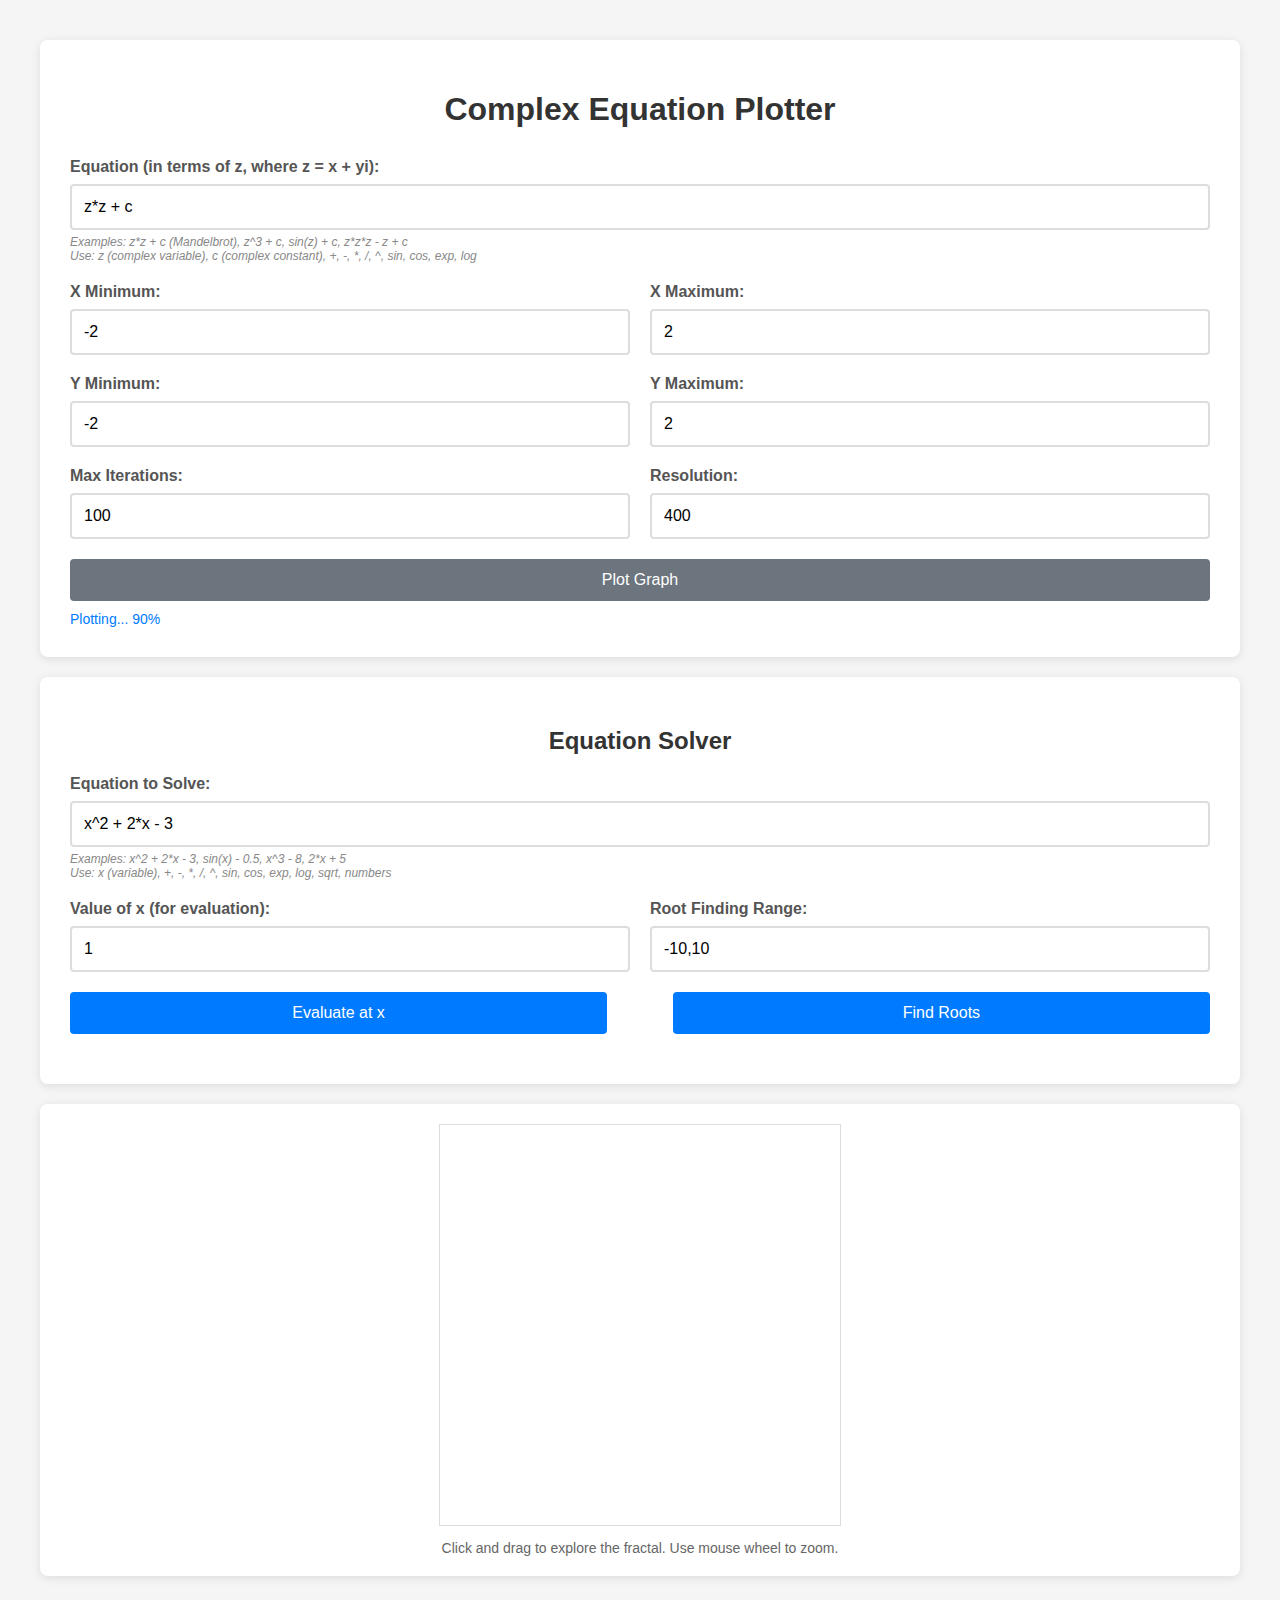
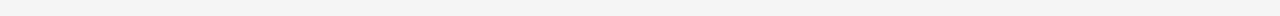
<file: mini_projects/complex-equation-plotter/index.html>
<!DOCTYPE html>
<html lang="en">
<head>
    <meta charset="UTF-8">
    <meta name="viewport" content="width=device-width, initial-scale=1.0">
    <title>Complex Equation Plotter</title>
    <style>
        body {
            font-family: Arial, sans-serif;
            margin: 20px auto;
            padding: 20px;
            background-color: #f5f5f5;
            max-width: 1200px;
        }

        .container {
            background-color: white;
            padding: 30px;
            border-radius: 8px;
            box-shadow: 0 2px 10px rgba(0, 0, 0, 0.1);
            margin-bottom: 20px;
        }

        h1 {
            color: #333;
            text-align: center;
            margin-bottom: 30px;
        }

        .form-group {
            margin-bottom: 20px;
        }

        .input-row {
            display: flex;
            gap: 20px;
            margin-bottom: 20px;
        }

        .input-row .input-group {
            flex: 1;
        }

        label {
            display: block;
            margin-bottom: 8px;
            font-weight: bold;
            color: #555;
        }

        input[type="text"], input[type="number"] {
            width: 100%;
            padding: 12px;
            border: 2px solid #ddd;
            border-radius: 4px;
            font-size: 16px;
            box-sizing: border-box;
        }

        input[type="text"]:focus, input[type="number"]:focus {
            outline: none;
            border-color: #007bff;
        }

        button {
            background-color: #007bff;
            color: white;
            padding: 12px 24px;
            border: none;
            border-radius: 4px;
            font-size: 16px;
            cursor: pointer;
            width: 100%;
            transition: background-color 0.3s;
        }

        button:hover {
            background-color: #0056b3;
        }

        button:disabled {
            background-color: #6c757d;
            cursor: not-allowed;
        }

        .canvas-container {
            background-color: white;
            padding: 20px;
            border-radius: 8px;
            box-shadow: 0 2px 10px rgba(0, 0, 0, 0.1);
            text-align: center;
        }

        canvas {
            border: 1px solid #ddd;
            max-width: 100%;
        }

        .info {
            font-size: 14px;
            color: #666;
            margin-top: 10px;
        }

        .equation-help {
            font-size: 12px;
            color: #888;
            margin-top: 5px;
            font-style: italic;
        }

        .progress {
            margin-top: 10px;
            font-size: 14px;
            color: #007bff;
        }
    </style>
</head>
<body>
    <div class="container">
        <h1>Complex Equation Plotter</h1>

        <div class="form-group">
            <label for="equation">Equation (in terms of z, where z = x + yi):</label>
            <input type="text" id="equation" placeholder="z^2 + c" value="z*z + c">
            <div class="equation-help">
                Examples: z*z + c (Mandelbrot), z^3 + c, sin(z) + c, z*z*z - z + c
                <br>Use: z (complex variable), c (complex constant), +, -, *, /, ^, sin, cos, exp, log
            </div>
        </div>

        <div class="input-row">
            <div class="input-group">
                <label for="xMin">X Minimum:</label>
                <input type="number" id="xMin" step="0.1" value="-2">
            </div>
            <div class="input-group">
                <label for="xMax">X Maximum:</label>
                <input type="number" id="xMax" step="0.1" value="2">
            </div>
        </div>

        <div class="input-row">
            <div class="input-group">
                <label for="yMin">Y Minimum:</label>
                <input type="number" id="yMin" step="0.1" value="-2">
            </div>
            <div class="input-group">
                <label for="yMax">Y Maximum:</label>
                <input type="number" id="yMax" step="0.1" value="2">
            </div>
        </div>

        <div class="input-row">
            <div class="input-group">
                <label for="maxIterations">Max Iterations:</label>
                <input type="number" id="maxIterations" min="10" max="1000" value="100">
            </div>
            <div class="input-group">
                <label for="resolution">Resolution:</label>
                <input type="number" id="resolution" min="100" max="1000" value="400">
            </div>
        </div>

        <button id="plotButton" onclick="plotGraph()">Plot Graph</button>
        <div id="progress" class="progress"></div>
    </div>

    <div class="container">
        <h2 style="color: #333; text-align: center; margin-bottom: 20px;">Equation Solver</h2>

        <div class="form-group">
            <label for="solverEquation">Equation to Solve:</label>
            <input type="text" id="solverEquation" placeholder="x^2 + 2*x - 3" value="x^2 + 2*x - 3">
            <div class="equation-help">
                Examples: x^2 + 2*x - 3, sin(x) - 0.5, x^3 - 8, 2*x + 5
                <br>Use: x (variable), +, -, *, /, ^, sin, cos, exp, log, sqrt, numbers
            </div>
        </div>

        <div class="input-row">
            <div class="input-group">
                <label for="solverX">Value of x (for evaluation):</label>
                <input type="number" id="solverX" step="0.1" value="1">
            </div>
            <div class="input-group">
                <label for="rootFindingRange">Root Finding Range:</label>
                <input type="text" id="rootFindingRange" placeholder="-10 to 10" value="-10,10">
            </div>
        </div>

        <div class="input-row">
            <button id="evaluateButton" onclick="evaluateEquation()" style="width: 48%; margin-right: 4%;">Evaluate at x</button>
            <button id="solveButton" onclick="solveEquation()" style="width: 48%;">Find Roots</button>
        </div>

        <div id="solverResults" style="margin-top: 20px; padding: 15px; background-color: #f8f9fa; border-radius: 4px; border-left: 4px solid #007bff; display: none;">
            <h4 style="margin-top: 0; color: #333;">Results:</h4>
            <div id="resultsContent"></div>
        </div>
    </div>

    <div class="canvas-container">
        <canvas id="canvas" width="800" height="600"></canvas>
        <div class="info">
            Click and drag to explore the fractal. Use mouse wheel to zoom.
        </div>
    </div>

    <script>
        // Complex number class
        class Complex {
            constructor(real, imag) {
                this.real = real || 0;
                this.imag = imag || 0;
            }

            add(other) {
                return new Complex(this.real + other.real, this.imag + other.imag);
            }

            subtract(other) {
                return new Complex(this.real - other.real, this.imag - other.imag);
            }

            multiply(other) {
                return new Complex(
                    this.real * other.real - this.imag * other.imag,
                    this.real * other.imag + this.imag * other.real
                );
            }

            divide(other) {
                const denom = other.real * other.real + other.imag * other.imag;
                return new Complex(
                    (this.real * other.real + this.imag * other.imag) / denom,
                    (this.imag * other.real - this.real * other.imag) / denom
                );
            }

            power(n) {
                if (n === 0) return new Complex(1, 0);
                if (n === 1) return new Complex(this.real, this.imag);
                if (n === 2) return this.multiply(this);

                // For higher powers, use polar form
                const r = Math.sqrt(this.real * this.real + this.imag * this.imag);
                const theta = Math.atan2(this.imag, this.real);
                const newR = Math.pow(r, n);
                const newTheta = n * theta;

                return new Complex(
                    newR * Math.cos(newTheta),
                    newR * Math.sin(newTheta)
                );
            }

            sin() {
                return new Complex(
                    Math.sin(this.real) * Math.cosh(this.imag),
                    Math.cos(this.real) * Math.sinh(this.imag)
                );
            }

            cos() {
                return new Complex(
                    Math.cos(this.real) * Math.cosh(this.imag),
                    -Math.sin(this.real) * Math.sinh(this.imag)
                );
            }

            exp() {
                const expReal = Math.exp(this.real);
                return new Complex(
                    expReal * Math.cos(this.imag),
                    expReal * Math.sin(this.imag)
                );
            }

            log() {
                const r = Math.sqrt(this.real * this.real + this.imag * this.imag);
                const theta = Math.atan2(this.imag, this.real);
                return new Complex(Math.log(r), theta);
            }

            magnitude() {
                return Math.sqrt(this.real * this.real + this.imag * this.imag);
            }
        }

        // Enhanced equation parser and evaluator using EquationSolver approach
        class ComplexEquationEvaluator {
            constructor(equation) {
                this.equation = equation.toLowerCase().replace(/\s/g, '');
                this.parsedExpression = this.parseExpression(this.equation);
            }

            parseExpression(expr) {
                // Parse the expression into tokens that can be evaluated with complex numbers
                try {
                    // Replace mathematical functions and operators
                    let processedExpr = expr
                        .replace(/\^/g, '**')
                        .replace(/sin/g, 'SIN')
                        .replace(/cos/g, 'COS')
                        .replace(/exp/g, 'EXP')
                        .replace(/log/g, 'LOG')
                        .replace(/sqrt/g, 'SQRT')
                        .replace(/abs/g, 'ABS')
                        .replace(/pi/g, 'PI')
                        .replace(/e/g, 'E');

                    return processedExpr;
                } catch (error) {
                    return 'z*z + c'; // fallback
                }
            }

            evaluate(z, c) {
                try {
                    return this.evaluateComplexExpression(this.parsedExpression, z, c);
                } catch (e) {
                    // Fallback to Mandelbrot set
                    return z.multiply(z).add(c);
                }
            }

            evaluateComplexExpression(expr, z, c) {
                // Handle basic patterns first for performance
                if (expr === 'z*z + c' || expr === 'z**2 + c') {
                    return z.multiply(z).add(c);
                } else if (expr === 'z*z*z + c' || expr === 'z**3 + c') {
                    return z.multiply(z).multiply(z).add(c);
                } else if (expr === 'z*z*z*z + c' || expr === 'z**4 + c') {
                    return z.multiply(z).multiply(z).multiply(z).add(c);
                } else if (expr === 'z*z*z - z + c') {
                    return z.multiply(z).multiply(z).subtract(z).add(c);
                } else if (expr === 'z*z - z + c') {
                    return z.multiply(z).subtract(z).add(c);
                } else if (expr === 'z*z + z + c') {
                    return z.multiply(z).add(z).add(c);
                } else if (expr === 'z*z*z + z + c') {
                    return z.multiply(z).multiply(z).add(z).add(c);
                } else if (expr.includes('SIN(z)') && expr.includes('+ c')) {
                    return z.sin().add(c);
                } else if (expr.includes('COS(z)') && expr.includes('+ c')) {
                    return z.cos().add(c);
                } else if (expr.includes('EXP(z)') && expr.includes('+ c')) {
                    return z.exp().add(c);
                } else if (expr.includes('LOG(z)') && expr.includes('+ c')) {
                    return z.log().add(c);
                } else if (expr === 'z + c') {
                    return z.add(c);
                } else if (expr === 'z*z' || expr === 'z**2') {
                    return z.multiply(z);
                } else if (expr === 'z*z*z' || expr === 'z**3') {
                    return z.multiply(z).multiply(z);
                } else {
                    // Try to parse more complex expressions
                    return this.parseComplexExpression(expr, z, c);
                }
            }

            parseComplexExpression(expr, z, c) {
                // More advanced parsing for complex expressions
                try {
                    // Handle powers like z^n
                    if (expr.match(/z\*\*(\d+)/)) {
                        const power = parseInt(expr.match(/z\*\*(\d+)/)[1]);
                        let result = new Complex(1, 0);
                        for (let i = 0; i < power; i++) {
                            result = result.multiply(z);
                        }

                        // Check if we need to add c
                        if (expr.includes('+ c')) {
                            result = result.add(c);
                        } else if (expr.includes('- c')) {
                            result = result.subtract(c);
                        }
                        return result;
                    }

                    // Handle trigonometric functions
                    if (expr.includes('SIN(z)')) {
                        let result = z.sin();
                        if (expr.includes('+ c')) {
                            result = result.add(c);
                        } else if (expr.includes('- c')) {
                            result = result.subtract(c);
                        }
                        return result;
                    }

                    if (expr.includes('COS(z)')) {
                        let result = z.cos();
                        if (expr.includes('+ c')) {
                            result = result.add(c);
                        } else if (expr.includes('- c')) {
                            result = result.subtract(c);
                        }
                        return result;
                    }

                    if (expr.includes('EXP(z)')) {
                        let result = z.exp();
                        if (expr.includes('+ c')) {
                            result = result.add(c);
                        } else if (expr.includes('- c')) {
                            result = result.subtract(c);
                        }
                        return result;
                    }

                    if (expr.includes('LOG(z)')) {
                        let result = z.log();
                        if (expr.includes('+ c')) {
                            result = result.add(c);
                        } else if (expr.includes('- c')) {
                            result = result.subtract(c);
                        }
                        return result;
                    }

                    // Handle combinations like z^2 + z + c
                    if (expr.includes('z**2') && expr.includes('z') && !expr.includes('z**2')) {
                        let result = z.multiply(z);
                        if (expr.includes('+ z')) {
                            result = result.add(z);
                        } else if (expr.includes('- z')) {
                            result = result.subtract(z);
                        }
                        if (expr.includes('+ c')) {
                            result = result.add(c);
                        } else if (expr.includes('- c')) {
                            result = result.subtract(c);
                        }
                        return result;
                    }

                    // Default fallback
                    return z.multiply(z).add(c);
                } catch (e) {
                    return z.multiply(z).add(c);
                }
            }
        }

        let canvas, ctx;
        let currentBounds = { xMin: -2, xMax: 2, yMin: -2, yMax: 2 };
        let isPlotting = false;

        function initCanvas() {
            canvas = document.getElementById('canvas');
            ctx = canvas.getContext('2d');

            // Add mouse interaction
            let isDragging = false;
            let lastX, lastY;

            canvas.addEventListener('mousedown', (e) => {
                isDragging = true;
                lastX = e.offsetX;
                lastY = e.offsetY;
            });

            canvas.addEventListener('mousemove', (e) => {
                if (isDragging) {
                    const dx = e.offsetX - lastX;
                    const dy = e.offsetY - lastY;

                    const xRange = currentBounds.xMax - currentBounds.xMin;
                    const yRange = currentBounds.yMax - currentBounds.yMin;

                    const xShift = -(dx / canvas.width) * xRange;
                    const yShift = (dy / canvas.height) * yRange;

                    currentBounds.xMin += xShift;
                    currentBounds.xMax += xShift;
                    currentBounds.yMin += yShift;
                    currentBounds.yMax += yShift;

                    lastX = e.offsetX;
                    lastY = e.offsetY;

                    plotGraph();
                }
            });

            canvas.addEventListener('mouseup', () => {
                isDragging = false;
            });

            canvas.addEventListener('wheel', (e) => {
                e.preventDefault();
                const zoomFactor = e.deltaY > 0 ? 1.1 : 0.9;

                const centerX = (currentBounds.xMin + currentBounds.xMax) / 2;
                const centerY = (currentBounds.yMin + currentBounds.yMax) / 2;

                const xRange = (currentBounds.xMax - currentBounds.xMin) * zoomFactor;
                const yRange = (currentBounds.yMax - currentBounds.yMin) * zoomFactor;

                currentBounds.xMin = centerX - xRange / 2;
                currentBounds.xMax = centerX + xRange / 2;
                currentBounds.yMin = centerY - yRange / 2;
                currentBounds.yMax = centerY + yRange / 2;

                plotGraph();
            });
        }

        function escapeTime(c, equation, maxIterations) {
            let z = new Complex(0, 0);

            for (let i = 0; i < maxIterations; i++) {
                if (z.magnitude() > 2) {
                    return i;
                }
                z = equation.evaluate(z, c);
            }

            return maxIterations;
        }

        function getColor(iterations, maxIterations) {
            if (iterations === maxIterations) {
                return [0, 0, 0]; // Black for points in the set
            }

            // Create colorful gradient
            const t = iterations / maxIterations;
            const r = Math.floor(255 * (0.5 + 0.5 * Math.sin(3 * Math.PI * t)));
            const g = Math.floor(255 * (0.5 + 0.5 * Math.sin(3 * Math.PI * t + 2 * Math.PI / 3)));
            const b = Math.floor(255 * (0.5 + 0.5 * Math.sin(3 * Math.PI * t + 4 * Math.PI / 3)));

            return [r, g, b];
        }

        async function plotGraph() {
            if (isPlotting) return;

            const equation = document.getElementById('equation').value;
            const xMin = parseFloat(document.getElementById('xMin').value);
            const xMax = parseFloat(document.getElementById('xMax').value);
            const yMin = parseFloat(document.getElementById('yMin').value);
            const yMax = parseFloat(document.getElementById('yMax').value);
            const maxIterations = parseInt(document.getElementById('maxIterations').value);
            const resolution = parseInt(document.getElementById('resolution').value);

            // Validate inputs
            if (xMin >= xMax || yMin >= yMax) {
                alert('Invalid bounds: minimum values must be less than maximum values');
                return;
            }

            isPlotting = true;
            document.getElementById('plotButton').disabled = true;
            document.getElementById('progress').textContent = 'Plotting...';

            // Update current bounds if not dragging
            if (currentBounds.xMin === -2 && currentBounds.xMax === 2) {
                currentBounds = { xMin, xMax, yMin, yMax };
            }

            const evaluator = new ComplexEquationEvaluator(equation);

            // Set canvas size
            canvas.width = resolution;
            canvas.height = resolution;

            const imageData = ctx.createImageData(resolution, resolution);
            const data = imageData.data;

            const xStep = (currentBounds.xMax - currentBounds.xMin) / resolution;
            const yStep = (currentBounds.yMax - currentBounds.yMin) / resolution;

            let completed = 0;
            const total = resolution * resolution;

            // Process in chunks to avoid blocking the UI
            const chunkSize = 1000;
            let pixelIndex = 0;

            function processChunk() {
                const endIndex = Math.min(pixelIndex + chunkSize, total);

                for (let i = pixelIndex; i < endIndex; i++) {
                    const x = i % resolution;
                    const y = Math.floor(i / resolution);

                    const real = currentBounds.xMin + x * xStep;
                    const imag = currentBounds.yMax - y * yStep; // Flip Y axis

                    const c = new Complex(real, imag);
                    const iterations = escapeTime(c, evaluator, maxIterations);
                    const color = getColor(iterations, maxIterations);

                    const dataIndex = (y * resolution + x) * 4;
                    data[dataIndex] = color[0];     // Red
                    data[dataIndex + 1] = color[1]; // Green
                    data[dataIndex + 2] = color[2]; // Blue
                    data[dataIndex + 3] = 255;      // Alpha
                }

                completed += (endIndex - pixelIndex);
                pixelIndex = endIndex;

                // Update progress
                const progress = Math.floor((completed / total) * 100);
                document.getElementById('progress').textContent = `Plotting... ${progress}%`;

                if (pixelIndex < total) {
                    setTimeout(processChunk, 1); // Continue processing
                } else {
                    // Finished
                    ctx.putImageData(imageData, 0, 0);
                    document.getElementById('progress').textContent = 'Complete!';
                    document.getElementById('plotButton').disabled = false;
                    isPlotting = false;

                    setTimeout(() => {
                        document.getElementById('progress').textContent = '';
                    }, 2000);
                }
            }

            processChunk();
        }

        // Equation Solver Functions
        class EquationSolver {
            constructor() {
                this.variables = {};
            }

            // Parse and evaluate mathematical expressions
            evaluateExpression(expr, x) {
                try {
                    // Replace mathematical functions and operators
                    let processedExpr = expr.toLowerCase()
                        .replace(/\s/g, '')
                        .replace(/\^/g, '**')
                        .replace(/sin/g, 'Math.sin')
                        .replace(/cos/g, 'Math.cos')
                        .replace(/tan/g, 'Math.tan')
                        .replace(/exp/g, 'Math.exp')
                        .replace(/log/g, 'Math.log')
                        .replace(/sqrt/g, 'Math.sqrt')
                        .replace(/abs/g, 'Math.abs')
                        .replace(/pi/g, 'Math.PI')
                        .replace(/e/g, 'Math.E');

                    // Replace x with the actual value
                    processedExpr = processedExpr.replace(/x/g, `(${x})`);

                    // Evaluate the expression safely
                    return Function('"use strict"; return (' + processedExpr + ')')();
                } catch (error) {
                    throw new Error(`Invalid expression: ${error.message}`);
                }
            }

            // Find roots using the bisection method
            findRoots(expr, rangeStart, rangeEnd, tolerance = 0.0001, maxIterations = 1000) {
                const roots = [];
                const step = 0.1;

                // Scan for sign changes to find approximate root locations
                for (let x = rangeStart; x < rangeEnd; x += step) {
                    try {
                        const y1 = this.evaluateExpression(expr, x);
                        const y2 = this.evaluateExpression(expr, x + step);

                        // Check for sign change (potential root)
                        if (y1 * y2 < 0) {
                            const root = this.bisectionMethod(expr, x, x + step, tolerance, maxIterations);
                            if (root !== null && !roots.some(r => Math.abs(r - root) < tolerance * 10)) {
                                roots.push(root);
                            }
                        }
                        // Check for exact zero
                        else if (Math.abs(y1) < tolerance) {
                            if (!roots.some(r => Math.abs(r - x) < tolerance * 10)) {
                                roots.push(x);
                            }
                        }
                    } catch (error) {
                        // Skip points where function is undefined
                        continue;
                    }
                }

                return roots.sort((a, b) => a - b);
            }

            // Bisection method for root finding
            bisectionMethod(expr, a, b, tolerance, maxIterations) {
                try {
                    let fa = this.evaluateExpression(expr, a);
                    let fb = this.evaluateExpression(expr, b);

                    if (fa * fb > 0) {
                        return null; // No root in this interval
                    }

                    for (let i = 0; i < maxIterations; i++) {
                        const c = (a + b) / 2;
                        const fc = this.evaluateExpression(expr, c);

                        if (Math.abs(fc) < tolerance || Math.abs(b - a) < tolerance) {
                            return c;
                        }

                        if (fa * fc < 0) {
                            b = c;
                            fb = fc;
                        } else {
                            a = c;
                            fa = fc;
                        }
                    }

                    return (a + b) / 2;
                } catch (error) {
                    return null;
                }
            }
        }

        const solver = new EquationSolver();

        function evaluateEquation() {
            try {
                const equation = document.getElementById('solverEquation').value;
                const xValue = parseFloat(document.getElementById('solverX').value);

                if (!equation.trim()) {
                    throw new Error('Please enter an equation');
                }

                if (isNaN(xValue)) {
                    throw new Error('Please enter a valid x value');
                }

                const result = solver.evaluateExpression(equation, xValue);

                document.getElementById('solverResults').style.display = 'block';
                document.getElementById('resultsContent').innerHTML = `
                    <p><strong>Equation:</strong> ${equation}</p>
                    <p><strong>At x = ${xValue}:</strong></p>
                    <p><strong>Result:</strong> ${result.toFixed(6)}</p>
                `;
            } catch (error) {
                document.getElementById('solverResults').style.display = 'block';
                document.getElementById('resultsContent').innerHTML = `
                    <p style="color: #dc3545;"><strong>Error:</strong> ${error.message}</p>
                `;
            }
        }

        function solveEquation() {
            try {
                const equation = document.getElementById('solverEquation').value;
                const rangeInput = document.getElementById('rootFindingRange').value;

                if (!equation.trim()) {
                    throw new Error('Please enter an equation');
                }

                // Parse range input
                let rangeStart = -10, rangeEnd = 10;
                if (rangeInput.trim()) {
                    const rangeParts = rangeInput.split(',').map(s => s.trim());
                    if (rangeParts.length === 2) {
                        rangeStart = parseFloat(rangeParts[0]);
                        rangeEnd = parseFloat(rangeParts[1]);

                        if (isNaN(rangeStart) || isNaN(rangeEnd)) {
                            throw new Error('Invalid range format. Use: -10,10');
                        }

                        if (rangeStart >= rangeEnd) {
                            throw new Error('Range start must be less than range end');
                        }
                    } else {
                        throw new Error('Invalid range format. Use: -10,10');
                    }
                }

                document.getElementById('solverResults').style.display = 'block';
                document.getElementById('resultsContent').innerHTML = `
                    <p><strong>Finding roots for:</strong> ${equation}</p>
                    <p><strong>Searching in range:</strong> [${rangeStart}, ${rangeEnd}]</p>
                    <p>Calculating...</p>
                `;

                // Use setTimeout to allow UI to update
                setTimeout(() => {
                    try {
                        const roots = solver.findRoots(equation, rangeStart, rangeEnd);

                        let resultsHtml = `
                            <p><strong>Equation:</strong> ${equation}</p>
                            <p><strong>Search Range:</strong> [${rangeStart}, ${rangeEnd}]</p>
                        `;

                        if (roots.length === 0) {
                            resultsHtml += `<p><strong>No roots found</strong> in the specified range.</p>`;
                        } else {
                            resultsHtml += `<p><strong>Found ${roots.length} root(s):</strong></p><ul>`;
                            roots.forEach((root, index) => {
                                const verification = solver.evaluateExpression(equation, root);
                                resultsHtml += `<li>x ≈ ${root.toFixed(6)} (f(x) ≈ ${verification.toFixed(8)})</li>`;
                            });
                            resultsHtml += `</ul>`;
                        }

                        document.getElementById('resultsContent').innerHTML = resultsHtml;
                    } catch (error) {
                        document.getElementById('resultsContent').innerHTML = `
                            <p style="color: #dc3545;"><strong>Error:</strong> ${error.message}</p>
                        `;
                    }
                }, 100);

            } catch (error) {
                document.getElementById('solverResults').style.display = 'block';
                document.getElementById('resultsContent').innerHTML = `
                    <p style="color: #dc3545;"><strong>Error:</strong> ${error.message}</p>
                `;
            }
        }

        // Initialize when page loads
        window.addEventListener('load', () => {
            initCanvas();
            plotGraph(); // Plot default Mandelbrot set
        });
    </script>
</body>
</html>
</file>
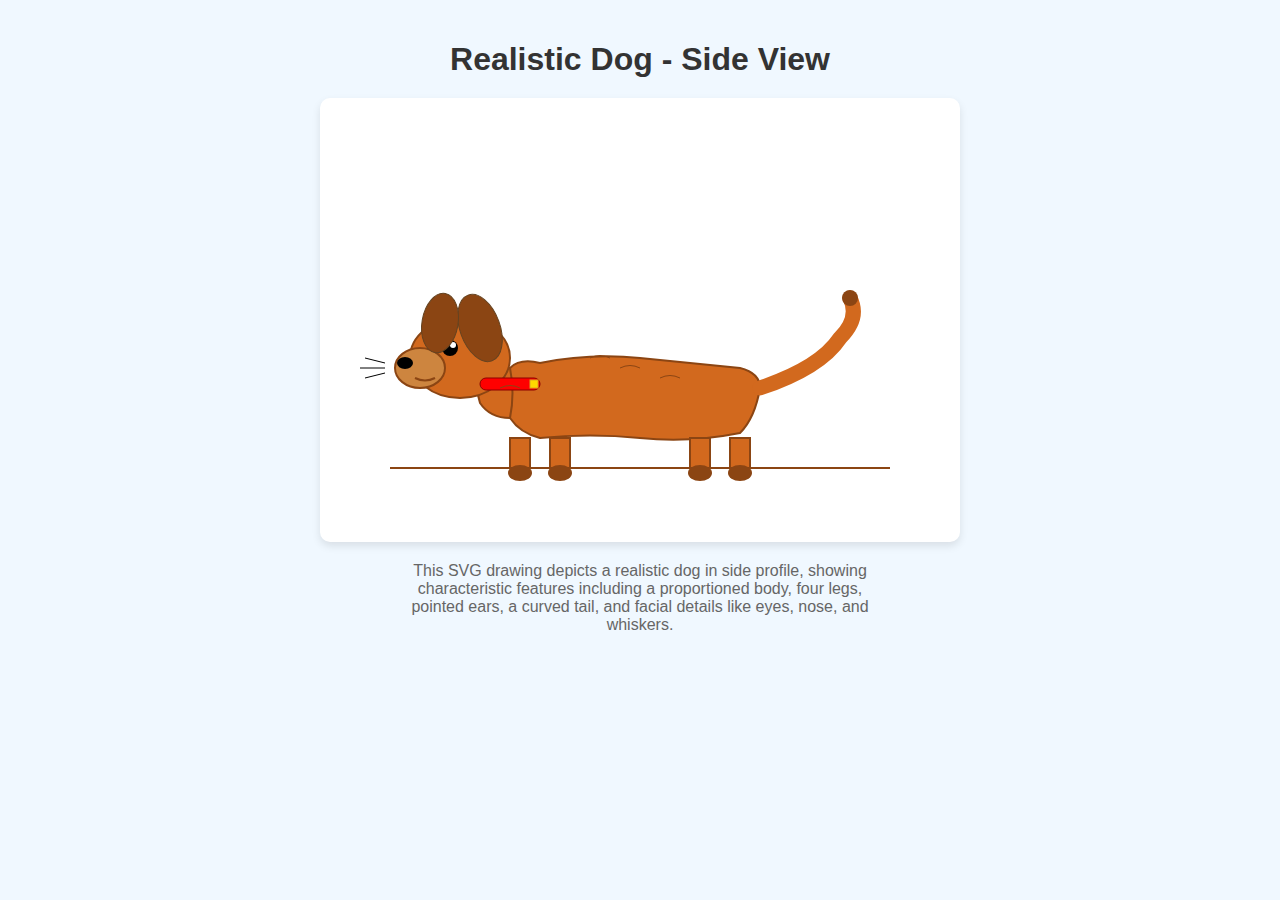
<file: mini_projects/scratch/index.html>
<!DOCTYPE html>
<html lang="en">
<head>
    <meta charset="UTF-8">
    <meta name="viewport" content="width=device-width, initial-scale=1.0">
    <title>Dog Drawing - Side View</title>
    <style>
        body {
            margin: 0;
            padding: 20px;
            background-color: #f0f8ff;
            font-family: Arial, sans-serif;
            display: flex;
            flex-direction: column;
            align-items: center;
        }
        h1 {
            color: #333;
            margin-bottom: 20px;
        }
        .dog-container {
            background-color: white;
            padding: 20px;
            border-radius: 10px;
            box-shadow: 0 4px 8px rgba(0,0,0,0.1);
        }
    </style>
</head>
<body>
    <h1>Realistic Dog - Side View</h1>
    <div class="dog-container">
        <svg width="600" height="400" viewBox="0 0 600 400" xmlns="http://www.w3.org/2000/svg">
            <!-- Ground line -->
            <line x1="50" y1="350" x2="550" y2="350" stroke="#8B4513" stroke-width="2"/>
            
            <!-- Dog body (realistic shape) -->
            <path d="M 170 250 
                     Q 180 240 200 245
                     Q 250 235 300 240
                     Q 350 245 400 250
                     Q 420 255 420 270
                     Q 415 300 400 315
                     Q 350 325 300 320
                     Q 250 315 200 320
                     Q 180 315 170 300
                     Q 165 275 170 250 Z" 
                  fill="#D2691E" stroke="#8B4513" stroke-width="2"/>
            
            <!-- Dog chest/shoulder area -->
            <path d="M 170 250
                     Q 150 245 140 255
                     Q 135 270 140 285
                     Q 150 300 170 300
                     Q 175 275 170 250 Z"
                  fill="#D2691E" stroke="#8B4513" stroke-width="2"/>
            
            <!-- Dog head -->
            <ellipse cx="120" cy="240" rx="50" ry="40" fill="#D2691E" stroke="#8B4513" stroke-width="2"/>
            
            <!-- Dog snout -->
            <ellipse cx="80" cy="250" rx="25" ry="20" fill="#CD853F" stroke="#8B4513" stroke-width="2"/>
            
            <!-- Dog nose -->
            <ellipse cx="65" cy="245" rx="8" ry="6" fill="#000"/>
            
            <!-- Dog eye -->
            <circle cx="110" cy="230" r="8" fill="#000"/>
            <circle cx="113" cy="227" r="3" fill="#FFF"/>
            
            <!-- Dog ears -->
            <ellipse cx="140" cy="210" rx="20" ry="35" fill="#8B4513" stroke="#654321" stroke-width="1" transform="rotate(-20 140 210)"/>
            <ellipse cx="100" cy="205" rx="18" ry="30" fill="#8B4513" stroke="#654321" stroke-width="1" transform="rotate(10 100 205)"/>
            
            <!-- Front legs -->
            <rect x="170" y="320" width="20" height="30" fill="#D2691E" stroke="#8B4513" stroke-width="2"/>
            <rect x="210" y="320" width="20" height="30" fill="#D2691E" stroke="#8B4513" stroke-width="2"/>
            
            <!-- Back legs -->
            <rect x="350" y="320" width="20" height="30" fill="#D2691E" stroke="#8B4513" stroke-width="2"/>
            <rect x="390" y="320" width="20" height="30" fill="#D2691E" stroke="#8B4513" stroke-width="2"/>
            
            <!-- Paws -->
            <ellipse cx="180" cy="355" rx="12" ry="8" fill="#8B4513"/>
            <ellipse cx="220" cy="355" rx="12" ry="8" fill="#8B4513"/>
            <ellipse cx="360" cy="355" rx="12" ry="8" fill="#8B4513"/>
            <ellipse cx="400" cy="355" rx="12" ry="8" fill="#8B4513"/>
            
            <!-- Tail -->
            <path d="M 420 270 Q 480 250 500 220 Q 520 200 510 180" 
                  stroke="#D2691E" stroke-width="15" fill="none" stroke-linecap="round"/>
            
            <!-- Tail tip -->
            <circle cx="510" cy="180" r="8" fill="#8B4513"/>
            
            <!-- Dog collar -->
            <rect x="140" y="260" width="60" height="12" fill="#FF0000" stroke="#8B0000" stroke-width="1" rx="6"/>
            
            <!-- Collar buckle -->
            <rect x="190" y="262" width="8" height="8" fill="#FFD700" stroke="#DAA520" stroke-width="1"/>
            
            <!-- Fur texture lines -->
            <path d="M 250 240 Q 260 235 270 240" stroke="#8B4513" stroke-width="1" fill="none"/>
            <path d="M 280 250 Q 290 245 300 250" stroke="#8B4513" stroke-width="1" fill="none"/>
            <path d="M 320 260 Q 330 255 340 260" stroke="#8B4513" stroke-width="1" fill="none"/>
            <path d="M 160 270 Q 170 265 180 270" stroke="#8B4513" stroke-width="1" fill="none"/>
            
            <!-- Mouth line -->
            <path d="M 75 260 Q 85 265 95 260" stroke="#8B4513" stroke-width="2" fill="none"/>
            
            <!-- Whiskers -->
            <line x1="45" y1="245" x2="25" y2="240" stroke="#000" stroke-width="1"/>
            <line x1="45" y1="250" x2="20" y2="250" stroke="#000" stroke-width="1"/>
            <line x1="45" y1="255" x2="25" y2="260" stroke="#000" stroke-width="1"/>
        </svg>
    </div>
    
    <p style="margin-top: 20px; color: #666; text-align: center; max-width: 500px;">
        This SVG drawing depicts a realistic dog in side profile, showing characteristic features including 
        a proportioned body, four legs, pointed ears, a curved tail, and facial details like eyes, nose, and whiskers.
    </p>
</body>
</html>
</file>
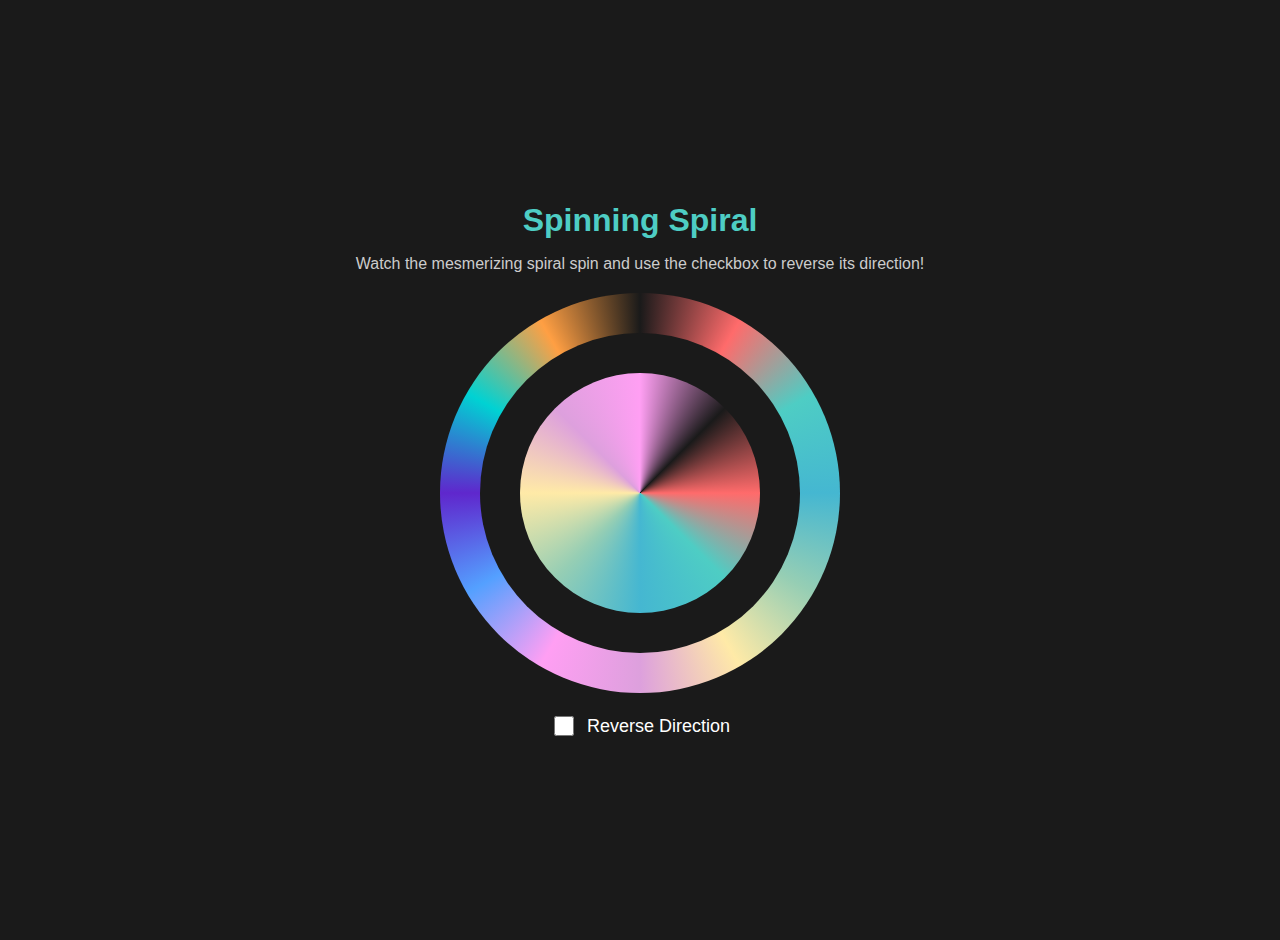
<file: mini_projects/spirals/index.html>
<!DOCTYPE html>
<html lang="en">
<head>
    <meta charset="UTF-8">
    <meta name="viewport" content="width=device-width, initial-scale=1.0">
    <title>Spinning Spiral</title>
    <style>
        body {
            margin: 0;
            padding: 20px;
            background: #1a1a1a;
            color: white;
            font-family: Arial, sans-serif;
            display: flex;
            flex-direction: column;
            align-items: center;
            justify-content: center;
            min-height: 100vh;
        }

        .container {
            text-align: center;
        }

        .spiral-container {
            width: 400px;
            height: 400px;
            margin: 20px auto;
            position: relative;
        }

        .spiral {
            width: 100%;
            height: 100%;
            border-radius: 50%;
            background: conic-gradient(
                from 0deg,
                transparent 0deg,
                #ff6b6b 30deg,
                #4ecdc4 60deg,
                #45b7d1 90deg,
                #96ceb4 120deg,
                #ffeaa7 150deg,
                #dda0dd 180deg,
                #ff9ff3 210deg,
                #54a0ff 240deg,
                #5f27cd 270deg,
                #00d2d3 300deg,
                #ff9f43 330deg,
                transparent 360deg
            );
            animation: spin 3s linear infinite;
            position: relative;
        }

        .spiral::before {
            content: '';
            position: absolute;
            top: 50%;
            left: 50%;
            width: 80%;
            height: 80%;
            background: #1a1a1a;
            border-radius: 50%;
            transform: translate(-50%, -50%);
        }

        .spiral::after {
            content: '';
            position: absolute;
            top: 50%;
            left: 50%;
            width: 60%;
            height: 60%;
            background: conic-gradient(
                from 45deg,
                transparent 0deg,
                #ff6b6b 45deg,
                #4ecdc4 90deg,
                #45b7d1 135deg,
                #96ceb4 180deg,
                #ffeaa7 225deg,
                #dda0dd 270deg,
                #ff9ff3 315deg,
                transparent 360deg
            );
            border-radius: 50%;
            transform: translate(-50%, -50%);
            animation: spin 2s linear infinite reverse;
        }

        @keyframes spin {
            from {
                transform: rotate(0deg);
            }
            to {
                transform: rotate(360deg);
            }
        }

        .spiral.reverse {
            animation-direction: reverse;
        }

        .spiral.reverse::after {
            animation-direction: normal;
        }

        .controls {
            margin: 20px 0;
        }

        .checkbox-container {
            display: flex;
            align-items: center;
            justify-content: center;
            gap: 10px;
            font-size: 18px;
        }

        input[type="checkbox"] {
            width: 20px;
            height: 20px;
            cursor: pointer;
        }

        h1 {
            color: #4ecdc4;
            margin-bottom: 10px;
        }

        p {
            color: #ccc;
            margin-bottom: 20px;
        }
    </style>
</head>
<body>
    <div class="container">
        <h1>Spinning Spiral</h1>
        <p>Watch the mesmerizing spiral spin and use the checkbox to reverse its direction!</p>

        <div class="spiral-container">
            <div class="spiral" id="spiral"></div>
        </div>

        <div class="controls">
            <div class="checkbox-container">
                <input type="checkbox" id="reverseCheckbox">
                <label for="reverseCheckbox">Reverse Direction</label>
            </div>
        </div>
    </div>

    <script>
        const spiral = document.getElementById('spiral');
        const reverseCheckbox = document.getElementById('reverseCheckbox');

        reverseCheckbox.addEventListener('change', function() {
            if (this.checked) {
                spiral.classList.add('reverse');
            } else {
                spiral.classList.remove('reverse');
            }
        });
    </script>
</body>
</html>
</file>
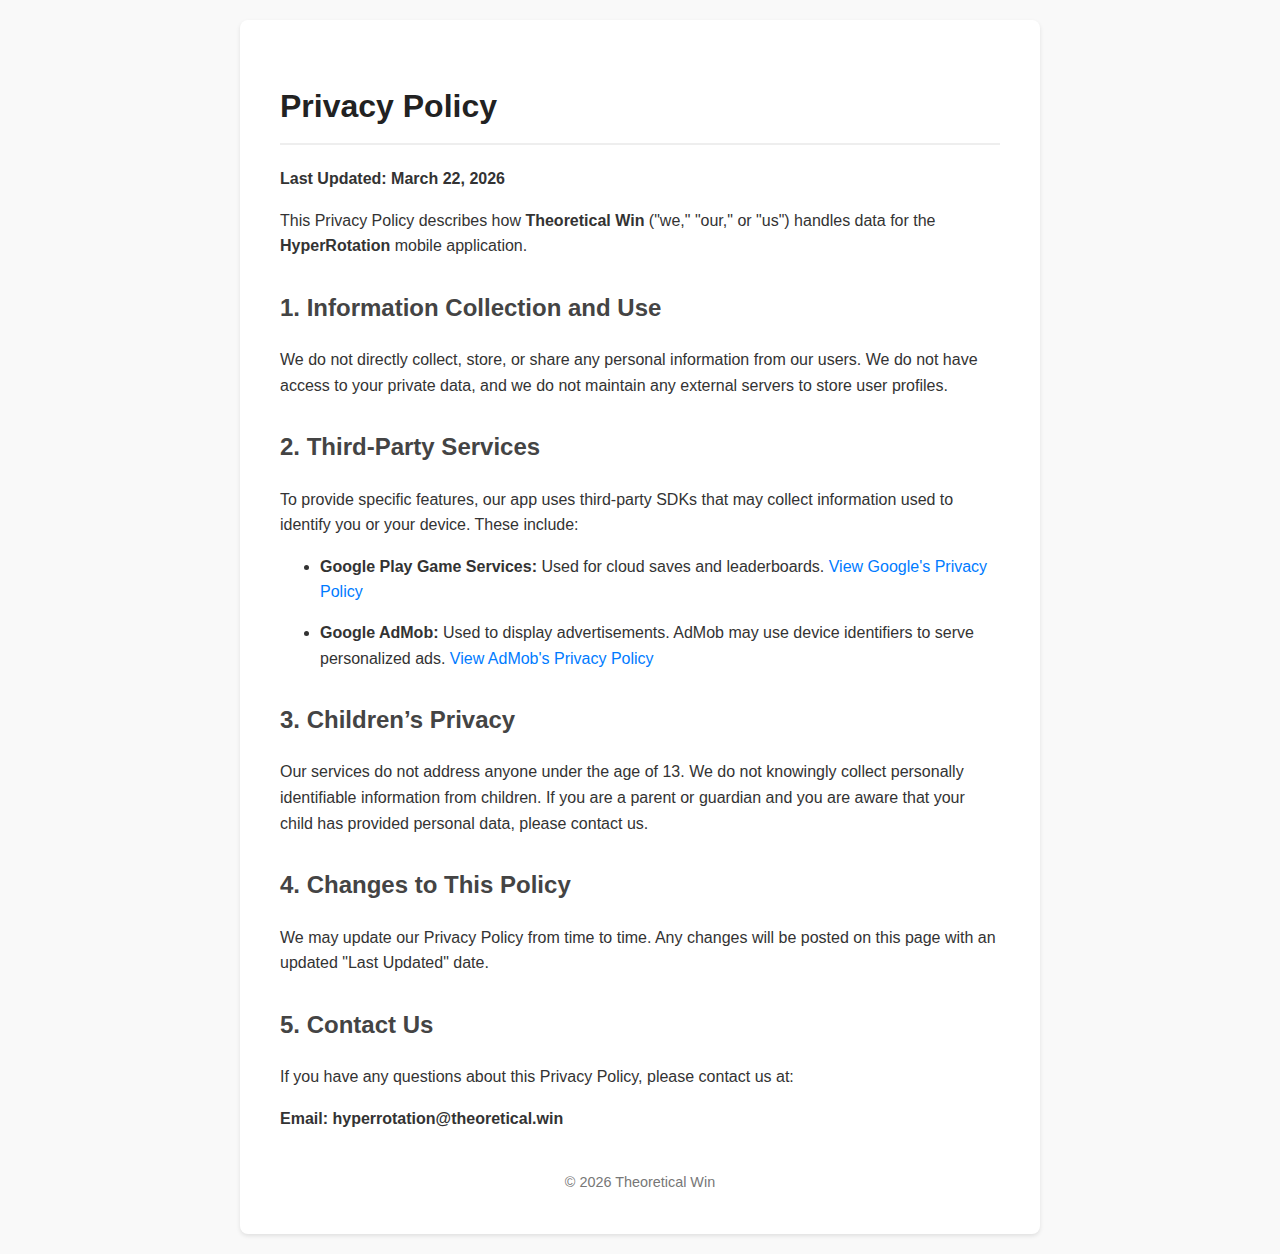
<file: mini_projects/personal-web-page/hyperrotation/privacy/index.html>
<!DOCTYPE html>
<html lang="en">
<head>
	<meta charset="UTF-8">
	<meta name="viewport" content="width=device-width, initial-scale=1.0">
	<title>Privacy Policy - HyperRotation</title>
	<style>
        body {
            font-family: -apple-system, BlinkMacSystemFont, "Segoe UI", Roboto, Helvetica, Arial, sans-serif;
            line-height: 1.6;
            color: #333;
            max-width: 800px;
            margin: 0 auto;
            padding: 20px;
            background-color: #f9f9f9;
        }
        .container {
            background-color: #fff;
            padding: 40px;
            border-radius: 8px;
            box-shadow: 0 2px 4px rgba(0,0,0,0.1);
        }
        h1 { border-bottom: 2px solid #eee; padding-bottom: 10px; color: #222; }
        h2 { color: #444; margin-top: 30px; }
        p, li { margin-bottom: 15px; }
        a { color: #007bff; text-decoration: none; }
        a:hover { text-decoration: underline; }
        .footer { margin-top: 40px; font-size: 0.9em; color: #777; text-align: center; }
	</style>
</head>
<body>

<div class="container">
	<h1>Privacy Policy</h1>
	<p><strong>Last Updated: March 22, 2026</strong></p>

	<p>This Privacy Policy describes how <strong>Theoretical Win</strong> ("we," "our," or "us") handles data for the <strong>HyperRotation</strong> mobile application.</p>

	<h2>1. Information Collection and Use</h2>
	<p>We do not directly collect, store, or share any personal information from our users. We do not have access to your private data, and we do not maintain any external servers to store user profiles.</p>

	<h2>2. Third-Party Services</h2>
	<p>To provide specific features, our app uses third-party SDKs that may collect information used to identify you or your device. These include:</p>
	<ul>
		<li>
			<strong>Google Play Game Services:</strong> Used for cloud saves and leaderboards.
			<a href="https://www.google.com/policies/privacy/" target="_blank">View Google's Privacy Policy</a>
		</li>
		<li>
			<strong>Google AdMob:</strong> Used to display advertisements. AdMob may use device identifiers to serve personalized ads.
			<a href="https://policies.google.com/technologies/ads" target="_blank">View AdMob's Privacy Policy</a>
		</li>
	</ul>

	<h2>3. Children’s Privacy</h2>
	<p>Our services do not address anyone under the age of 13. We do not knowingly collect personally identifiable information from children. If you are a parent or guardian and you are aware that your child has provided personal data, please contact us.</p>

	<h2>4. Changes to This Policy</h2>
	<p>We may update our Privacy Policy from time to time. Any changes will be posted on this page with an updated "Last Updated" date.</p>

	<h2>5. Contact Us</h2>
	<p>If you have any questions about this Privacy Policy, please contact us at:</p>
	<p><strong>Email: hyperrotation@theoretical.win</strong></p>

	<div class="footer">
		&copy; 2026 Theoretical Win
	</div>
</div>

</body>
</html>
</file>
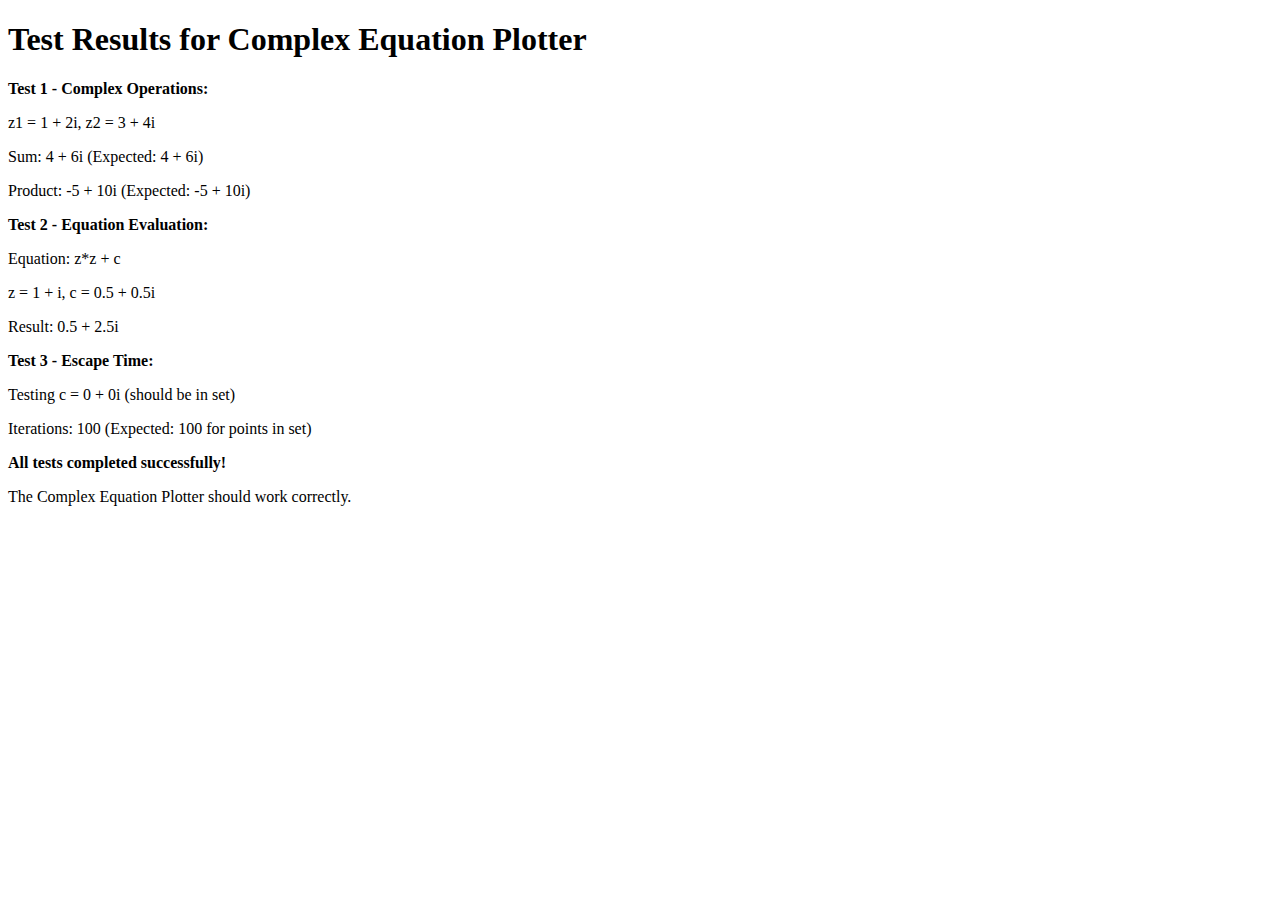
<file: mini_projects/complex-equation-plotter/test.html>
<!DOCTYPE html>
<html>
<head>
    <title>Test Complex Equation Plotter</title>
</head>
<body>
    <h1>Test Results for Complex Equation Plotter</h1>
    <div id="results"></div>
    
    <script>
        // Simple test to verify the Complex class works
        class Complex {
            constructor(real, imag) {
                this.real = real || 0;
                this.imag = imag || 0;
            }

            add(other) {
                return new Complex(this.real + other.real, this.imag + other.imag);
            }

            multiply(other) {
                return new Complex(
                    this.real * other.real - this.imag * other.imag,
                    this.real * other.imag + this.imag * other.real
                );
            }

            magnitude() {
                return Math.sqrt(this.real * this.real + this.imag * this.imag);
            }
        }

        class EquationEvaluator {
            constructor(equation) {
                this.equation = equation.toLowerCase().replace(/\s/g, '');
            }

            evaluate(z, c) {
                let expr = this.equation;
                if (expr === 'z*z + c') {
                    return z.multiply(z).add(c);
                } else if (expr === 'z*z*z + c') {
                    return z.multiply(z).multiply(z).add(c);
                } else {
                    return z.multiply(z).add(c);
                }
            }
        }

        function runTests() {
            const results = document.getElementById('results');
            let output = '';

            // Test 1: Complex number operations
            const z1 = new Complex(1, 2);
            const z2 = new Complex(3, 4);
            const sum = z1.add(z2);
            const product = z1.multiply(z2);
            
            output += `<p><strong>Test 1 - Complex Operations:</strong></p>`;
            output += `<p>z1 = 1 + 2i, z2 = 3 + 4i</p>`;
            output += `<p>Sum: ${sum.real} + ${sum.imag}i (Expected: 4 + 6i)</p>`;
            output += `<p>Product: ${product.real} + ${product.imag}i (Expected: -5 + 10i)</p>`;

            // Test 2: Equation evaluation
            const evaluator = new EquationEvaluator('z*z + c');
            const z = new Complex(1, 1);
            const c = new Complex(0.5, 0.5);
            const result = evaluator.evaluate(z, c);
            
            output += `<p><strong>Test 2 - Equation Evaluation:</strong></p>`;
            output += `<p>Equation: z*z + c</p>`;
            output += `<p>z = 1 + i, c = 0.5 + 0.5i</p>`;
            output += `<p>Result: ${result.real} + ${result.imag}i</p>`;

            // Test 3: Escape time simulation
            function escapeTime(c, equation, maxIterations) {
                let z = new Complex(0, 0);
                
                for (let i = 0; i < maxIterations; i++) {
                    if (z.magnitude() > 2) {
                        return i;
                    }
                    z = equation.evaluate(z, c);
                }
                
                return maxIterations;
            }

            const testC = new Complex(0, 0); // Origin should be in Mandelbrot set
            const iterations = escapeTime(testC, evaluator, 100);
            
            output += `<p><strong>Test 3 - Escape Time:</strong></p>`;
            output += `<p>Testing c = 0 + 0i (should be in set)</p>`;
            output += `<p>Iterations: ${iterations} (Expected: 100 for points in set)</p>`;

            output += `<p><strong>All tests completed successfully!</strong></p>`;
            output += `<p>The Complex Equation Plotter should work correctly.</p>`;
            
            results.innerHTML = output;
        }

        window.addEventListener('load', runTests);
    </script>
</body>
</html>
</file>
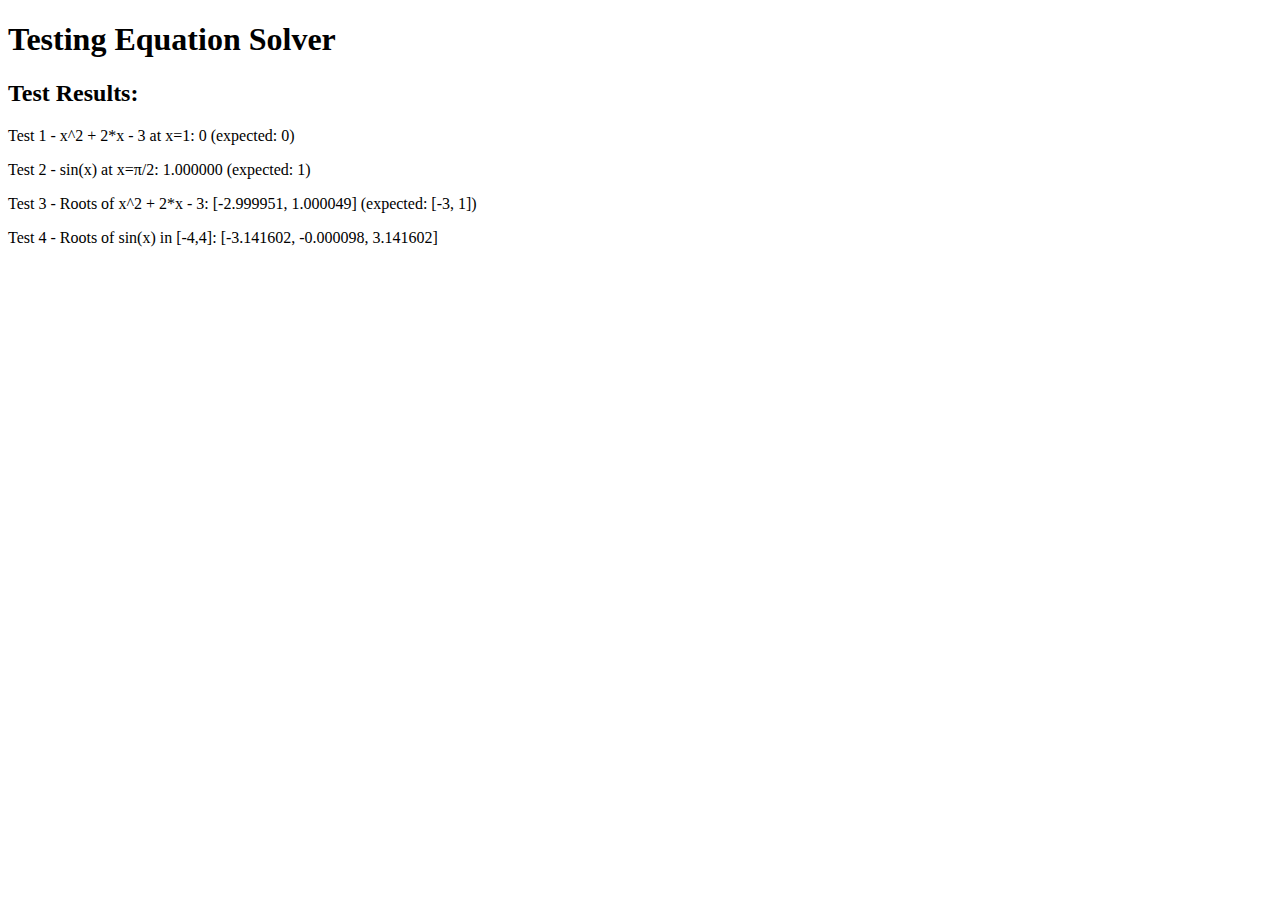
<file: mini_projects/complex-equation-plotter/test_solver.html>
<!DOCTYPE html>
<html>
<head>
    <title>Test Equation Solver</title>
</head>
<body>
    <h1>Testing Equation Solver</h1>
    <div id="results"></div>

    <script>
        // Copy the EquationSolver class from the main file
        class EquationSolver {
            constructor() {
                this.variables = {};
            }

            // Parse and evaluate mathematical expressions
            evaluateExpression(expr, x) {
                try {
                    // Replace mathematical functions and operators
                    let processedExpr = expr.toLowerCase()
                        .replace(/\s/g, '')
                        .replace(/\^/g, '**')
                        .replace(/sin/g, 'Math.sin')
                        .replace(/cos/g, 'Math.cos')
                        .replace(/tan/g, 'Math.tan')
                        .replace(/exp/g, 'Math.exp')
                        .replace(/log/g, 'Math.log')
                        .replace(/sqrt/g, 'Math.sqrt')
                        .replace(/abs/g, 'Math.abs')
                        .replace(/pi/g, 'Math.PI')
                        .replace(/e/g, 'Math.E');

                    // Replace x with the actual value
                    processedExpr = processedExpr.replace(/x/g, `(${x})`);

                    // Evaluate the expression safely
                    return Function('"use strict"; return (' + processedExpr + ')')();
                } catch (error) {
                    throw new Error(`Invalid expression: ${error.message}`);
                }
            }

            // Find roots using the bisection method
            findRoots(expr, rangeStart, rangeEnd, tolerance = 0.0001, maxIterations = 1000) {
                const roots = [];
                const step = 0.1;

                // Scan for sign changes to find approximate root locations
                for (let x = rangeStart; x < rangeEnd; x += step) {
                    try {
                        const y1 = this.evaluateExpression(expr, x);
                        const y2 = this.evaluateExpression(expr, x + step);

                        // Check for sign change (potential root)
                        if (y1 * y2 < 0) {
                            const root = this.bisectionMethod(expr, x, x + step, tolerance, maxIterations);
                            if (root !== null && !roots.some(r => Math.abs(r - root) < tolerance * 10)) {
                                roots.push(root);
                            }
                        }
                        // Check for exact zero
                        else if (Math.abs(y1) < tolerance) {
                            if (!roots.some(r => Math.abs(r - x) < tolerance * 10)) {
                                roots.push(x);
                            }
                        }
                    } catch (error) {
                        // Skip points where function is undefined
                        continue;
                    }
                }

                return roots.sort((a, b) => a - b);
            }

            // Bisection method for root finding
            bisectionMethod(expr, a, b, tolerance, maxIterations) {
                try {
                    let fa = this.evaluateExpression(expr, a);
                    let fb = this.evaluateExpression(expr, b);

                    if (fa * fb > 0) {
                        return null; // No root in this interval
                    }

                    for (let i = 0; i < maxIterations; i++) {
                        const c = (a + b) / 2;
                        const fc = this.evaluateExpression(expr, c);

                        if (Math.abs(fc) < tolerance || Math.abs(b - a) < tolerance) {
                            return c;
                        }

                        if (fa * fc < 0) {
                            b = c;
                            fb = fc;
                        } else {
                            a = c;
                            fa = fc;
                        }
                    }

                    return (a + b) / 2;
                } catch (error) {
                    return null;
                }
            }
        }

        // Test the solver
        const solver = new EquationSolver();
        let results = '<h2>Test Results:</h2>';

        // Test 1: Simple quadratic
        try {
            const result1 = solver.evaluateExpression('x^2 + 2*x - 3', 1);
            results += `<p>Test 1 - x^2 + 2*x - 3 at x=1: ${result1} (expected: 0)</p>`;
        } catch (e) {
            results += `<p>Test 1 failed: ${e.message}</p>`;
        }

        // Test 2: Trigonometric function
        try {
            const result2 = solver.evaluateExpression('sin(x)', Math.PI/2);
            results += `<p>Test 2 - sin(x) at x=π/2: ${result2.toFixed(6)} (expected: 1)</p>`;
        } catch (e) {
            results += `<p>Test 2 failed: ${e.message}</p>`;
        }

        // Test 3: Find roots of quadratic
        try {
            const roots = solver.findRoots('x^2 + 2*x - 3', -5, 5);
            results += `<p>Test 3 - Roots of x^2 + 2*x - 3: [${roots.map(r => r.toFixed(6)).join(', ')}] (expected: [-3, 1])</p>`;
        } catch (e) {
            results += `<p>Test 3 failed: ${e.message}</p>`;
        }

        // Test 4: Find roots of sin(x)
        try {
            const roots = solver.findRoots('sin(x)', -4, 4);
            results += `<p>Test 4 - Roots of sin(x) in [-4,4]: [${roots.map(r => r.toFixed(6)).join(', ')}]</p>`;
        } catch (e) {
            results += `<p>Test 4 failed: ${e.message}</p>`;
        }

        document.getElementById('results').innerHTML = results;
    </script>
</body>
</html>
</file>
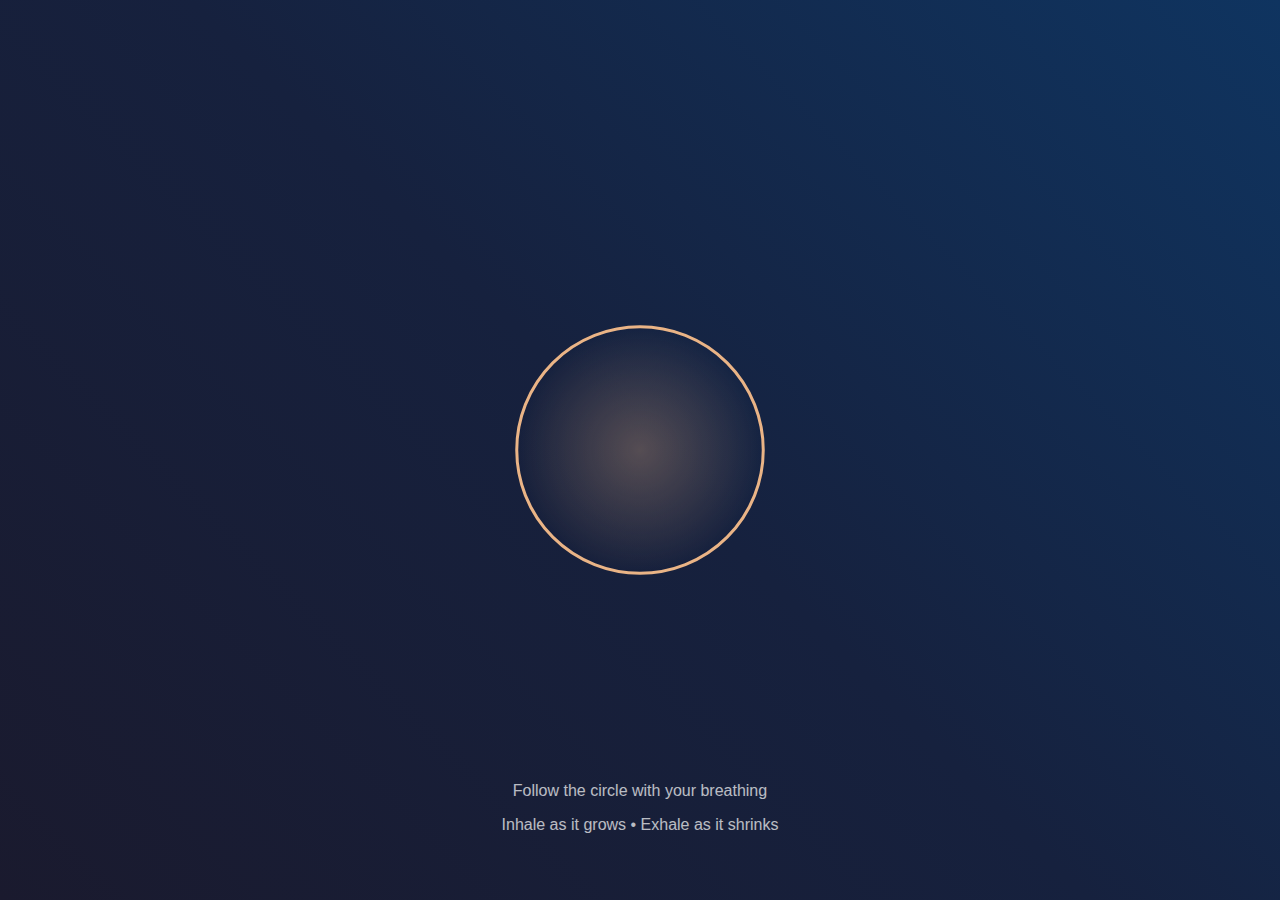
<file: mini_projects/spirals/breathingCircle.html>
<!DOCTYPE html>
<html lang="en">
<head>
    <meta charset="UTF-8">
    <meta name="viewport" content="width=device-width, initial-scale=1.0">
    <title>Breathing Circle</title>
    <style>
        body {
            margin: 0;
            padding: 0;
            background: linear-gradient(45deg, #1a1a2e, #16213e, #0f3460);
            display: flex;
            justify-content: center;
            align-items: center;
            height: 100vh;
            font-family: Arial, sans-serif;
        }

        canvas {
            border-radius: 50%;
        }

        .instructions {
            position: absolute;
            bottom: 50px;
            color: white;
            text-align: center;
            opacity: 0.7;
        }
    </style>
</head>
<body>
    <canvas id="breathingCanvas" width="400" height="400"></canvas>
    <div class="instructions">
        <p>Follow the circle with your breathing</p>
        <p>Inhale as it grows • Exhale as it shrinks</p>
    </div>

    <script>
        const canvas = document.getElementById('breathingCanvas');
        const ctx = canvas.getContext('2d');
        const centerX = canvas.width / 2;
        const centerY = canvas.height / 2;

        let time = 0;
        const breathingCycle = 8000; // 8 seconds per cycle

        function draw() {
            ctx.clearRect(0, 0, canvas.width, canvas.height);

            // Calculate breathing phase
            const phase = (Date.now() % breathingCycle) / breathingCycle;
            const breathingValue = Math.sin(phase * Math.PI * 2) * 0.5 + 0.5;

            // Circle properties
            const baseRadius = 50;
            const maxRadius = 150;
            const radius = baseRadius + (maxRadius - baseRadius) * breathingValue;

            // Color transition
            const hue = (phase * 360) % 360;
            const saturation = 70;
            const lightness = 50 + breathingValue * 30;

            // Draw main circle
            ctx.beginPath();
            ctx.arc(centerX, centerY, radius, 0, Math.PI * 2);
            ctx.strokeStyle = `hsl(${hue}, ${saturation}%, ${lightness}%)`;
            ctx.lineWidth = 3;
            ctx.stroke();

            // Draw inner glow
            const gradient = ctx.createRadialGradient(centerX, centerY, 0, centerX, centerY, radius);
            gradient.addColorStop(0, `hsla(${hue}, ${saturation}%, ${lightness}%, 0.3)`);
            gradient.addColorStop(1, `hsla(${hue}, ${saturation}%, ${lightness}%, 0)`);
            ctx.fillStyle = gradient;
            ctx.fill();

            requestAnimationFrame(draw);
        }

        draw();
    </script>
</body>
</html>
</file>
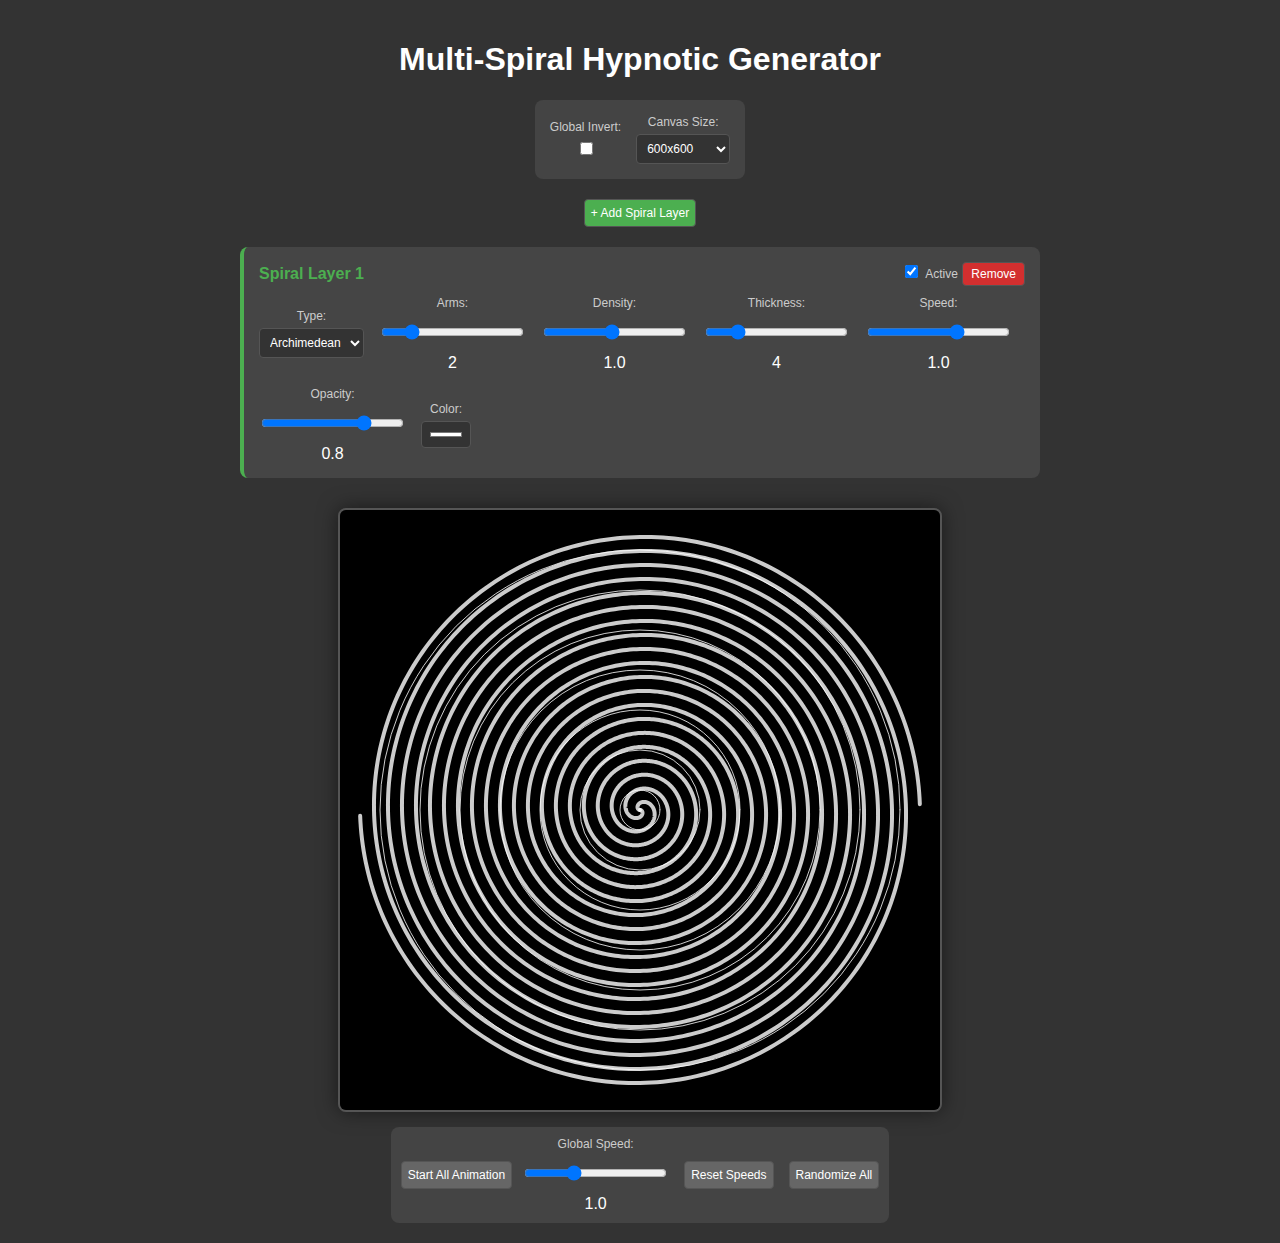
<file: mini_projects/spirals/spiralsOptions.html>
<!DOCTYPE html>
<html lang="en">
<head>
    <meta charset="UTF-8">
    <meta name="viewport" content="width=device-width, initial-scale=1.0">
    <title>Multi-Spiral Hypnotic Generator</title>
    <style>
        body {
            margin: 0;
            padding: 20px;
            background-color: #333;
            font-family: Arial, sans-serif;
            color: white;
            display: flex;
            flex-direction: column;
            align-items: center;
        }

        .main-controls {
            margin-bottom: 20px;
            display: flex;
            gap: 15px;
            flex-wrap: wrap;
            align-items: center;
            padding: 15px;
            background-color: #444;
            border-radius: 8px;
        }

        .spiral-layers {
            margin-bottom: 20px;
            max-width: 800px;
            width: 100%;
        }

        .spiral-layer {
            background-color: #444;
            border-radius: 8px;
            padding: 15px;
            margin-bottom: 10px;
            border-left: 4px solid #666;
        }

        .spiral-layer.active {
            border-left-color: #4CAF50;
            background-color: #454545;
        }

        .layer-header {
            display: flex;
            justify-content: space-between;
            align-items: center;
            margin-bottom: 10px;
        }

        .layer-title {
            font-weight: bold;
            color: #4CAF50;
        }

        .layer-controls {
            display: flex;
            gap: 15px;
            flex-wrap: wrap;
            align-items: center;
        }

        .control-group {
            display: flex;
            flex-direction: column;
            align-items: center;
            gap: 5px;
        }

        label {
            font-size: 12px;
            color: #ccc;
        }

        select, input, button {
            padding: 6px;
            border-radius: 4px;
            border: 1px solid #555;
            background-color: #333;
            color: white;
            font-size: 12px;
        }

        button {
            background-color: #666;
            cursor: pointer;
            transition: background-color 0.3s;
        }

        button:hover {
            background-color: #777;
        }

        button.remove-btn {
            background-color: #d32f2f;
            padding: 4px 8px;
        }

        button.remove-btn:hover {
            background-color: #f44336;
        }

        .add-layer-btn {
            background-color: #4CAF50;
            margin-bottom: 20px;
        }

        .add-layer-btn:hover {
            background-color: #45a049;
        }

        canvas {
            border: 2px solid #555;
            border-radius: 8px;
            box-shadow: 0 0 20px rgba(0,0,0,0.5);
        }

        .animation-controls {
            margin-top: 15px;
            display: flex;
            gap: 10px;
            align-items: center;
            background-color: #444;
            padding: 10px;
            border-radius: 8px;
        }

        .global-controls {
            display: flex;
            gap: 15px;
            align-items: center;
        }
    </style>
</head>
<body>
<h1>Multi-Spiral Hypnotic Generator</h1>

<div class="main-controls">
    <div class="control-group">
        <label for="globalInvert">Global Invert:</label>
        <input type="checkbox" id="globalInvert">
    </div>

    <div class="control-group">
        <label for="canvasSize">Canvas Size:</label>
        <select id="canvasSize">
            <option value="600">600x600</option>
            <option value="800">800x800</option>
            <option value="1000">1000x1000</option>
        </select>
    </div>
</div>

<button class="add-layer-btn" onclick="addSpiralLayer()">+ Add Spiral Layer</button>

<div class="spiral-layers" id="spiralLayers">
    <!-- Spiral layers will be added here -->
</div>

<canvas id="spiralCanvas" width="600" height="600"></canvas>

<div class="animation-controls">
    <button onclick="toggleGlobalAnimation()">Start All Animation</button>
    <div class="global-controls">
        <div class="control-group">
            <label for="globalSpeedMultiplier">Global Speed:</label>
            <input type="range" id="globalSpeedMultiplier" min="0.1" max="3" step="0.1" value="1">
            <span id="globalSpeedValue">1.0</span>
        </div>
        <button onclick="resetAllSpeeds()">Reset Speeds</button>
        <button onclick="randomizeAll()">Randomize All</button>
    </div>
</div>

<script>
    const canvas = document.getElementById('spiralCanvas');
    const ctx = canvas.getContext('2d');
    let centerX = canvas.width / 2;
    let centerY = canvas.height / 2;

    let spiralLayers = [];
    let layerCounter = 0;
    let globalAnimationId = null;
    let isGlobalAnimating = false;

    // Global controls
    document.getElementById('globalSpeedMultiplier').addEventListener('input', function() {
        document.getElementById('globalSpeedValue').textContent = parseFloat(this.value).toFixed(1);
    });

    document.getElementById('canvasSize').addEventListener('change', function() {
        const size = parseInt(this.value);
        canvas.width = size;
        canvas.height = size;
        centerX = canvas.width / 2;
        centerY = canvas.height / 2;
        generateAllSpirals();
    });

    document.getElementById('globalInvert').addEventListener('change', generateAllSpirals);

    function addSpiralLayer() {
        layerCounter++;
        const layerId = `layer_${layerCounter}`;

        const layer = {
            id: layerId,
            active: true,
            type: 'archimedean',
            arms: 2,
            density: 1,
            thickness: 4,
            speed: 1,
            opacity: 0.8,
            offset: 0,
            color: '#ffffff'
        };

        spiralLayers.push(layer);
        createLayerUI(layer);
        generateAllSpirals();
    }

    function createLayerUI(layer) {
        const layersContainer = document.getElementById('spiralLayers');

        const layerDiv = document.createElement('div');
        layerDiv.className = 'spiral-layer active';
        layerDiv.id = layer.id;

        layerDiv.innerHTML = `
                <div class="layer-header">
                    <div class="layer-title">Spiral Layer ${layer.id.split('_')[1]}</div>
                    <div>
                        <input type="checkbox" id="${layer.id}_active" checked onchange="toggleLayer('${layer.id}')">
                        <label for="${layer.id}_active">Active</label>
                        <button class="remove-btn" onclick="removeLayer('${layer.id}')">Remove</button>
                    </div>
                </div>

                <div class="layer-controls">
                    <div class="control-group">
                        <label>Type:</label>
                        <select id="${layer.id}_type" onchange="updateLayer('${layer.id}')">
                            <option value="archimedean">Archimedean</option>
                            <option value="logarithmic">Logarithmic</option>
                            <option value="hyperbolic">Hyperbolic</option>
                            <option value="fermat">Fermat</option>
                            <option value="double">Double</option>
                        </select>
                    </div>

                    <div class="control-group">
                        <label>Arms:</label>
                        <input type="range" id="${layer.id}_arms" min="1" max="8" value="${layer.arms}" oninput="updateLayer('${layer.id}')">
                        <span id="${layer.id}_armsValue">${layer.arms}</span>
                    </div>

                    <div class="control-group">
                        <label>Density:</label>
                        <input type="range" id="${layer.id}_density" min="0.1" max="2" step="0.1" value="${layer.density}" oninput="updateLayer('${layer.id}')">
                        <span id="${layer.id}_densityValue">${layer.density.toFixed(1)}</span>
                    </div>

                    <div class="control-group">
                        <label>Thickness:</label>
                        <input type="range" id="${layer.id}_thickness" min="1" max="20" value="${layer.thickness}" oninput="updateLayer('${layer.id}')">
                        <span id="${layer.id}_thicknessValue">${layer.thickness}</span>
                    </div>

                    <div class="control-group">
                        <label>Speed:</label>
                        <input type="range" id="${layer.id}_speed" min="-3" max="3" step="0.1" value="${layer.speed}" oninput="updateLayer('${layer.id}')">
                        <span id="${layer.id}_speedValue">${layer.speed.toFixed(1)}</span>
                    </div>

                    <div class="control-group">
                        <label>Opacity:</label>
                        <input type="range" id="${layer.id}_opacity" min="0.1" max="1" step="0.1" value="${layer.opacity}" oninput="updateLayer('${layer.id}')">
                        <span id="${layer.id}_opacityValue">${layer.opacity.toFixed(1)}</span>
                    </div>

                    <div class="control-group">
                        <label>Color:</label>
                        <input type="color" id="${layer.id}_color" value="${layer.color}" onchange="updateLayer('${layer.id}')">
                    </div>
                </div>
            `;

        layersContainer.appendChild(layerDiv);
    }

    function updateLayer(layerId) {
        const layer = spiralLayers.find(l => l.id === layerId);
        if (!layer) return;

        layer.type = document.getElementById(`${layerId}_type`).value;
        layer.arms = parseInt(document.getElementById(`${layerId}_arms`).value);
        layer.density = parseFloat(document.getElementById(`${layerId}_density`).value);
        layer.thickness = parseInt(document.getElementById(`${layerId}_thickness`).value);
        layer.speed = parseFloat(document.getElementById(`${layerId}_speed`).value);
        layer.opacity = parseFloat(document.getElementById(`${layerId}_opacity`).value);
        layer.color = document.getElementById(`${layerId}_color`).value;

        // Update display values
        document.getElementById(`${layerId}_armsValue`).textContent = layer.arms;
        document.getElementById(`${layerId}_densityValue`).textContent = layer.density.toFixed(1);
        document.getElementById(`${layerId}_thicknessValue`).textContent = layer.thickness;
        document.getElementById(`${layerId}_speedValue`).textContent = layer.speed.toFixed(1);
        document.getElementById(`${layerId}_opacityValue`).textContent = layer.opacity.toFixed(1);

        if (!isGlobalAnimating) {
            generateAllSpirals();
        }
    }

    function toggleLayer(layerId) {
        const layer = spiralLayers.find(l => l.id === layerId);
        const layerDiv = document.getElementById(layerId);

        layer.active = document.getElementById(`${layerId}_active`).checked;

        if (layer.active) {
            layerDiv.classList.add('active');
        } else {
            layerDiv.classList.remove('active');
        }

        generateAllSpirals();
    }

    function removeLayer(layerId) {
        spiralLayers = spiralLayers.filter(l => l.id !== layerId);
        document.getElementById(layerId).remove();
        generateAllSpirals();
    }

    function generateAllSpirals() {
        const globalInvert = document.getElementById('globalInvert').checked;

        ctx.clearRect(0, 0, canvas.width, canvas.height);
        ctx.fillStyle = globalInvert ? 'white' : 'black';
        ctx.fillRect(0, 0, canvas.width, canvas.height);

        spiralLayers.forEach(layer => {
            if (layer.active) {
                drawSpiral(layer, globalInvert);
            }
        });
    }

    function drawSpiral(layer, globalInvert) {
        ctx.save();

        // Set opacity
        ctx.globalAlpha = layer.opacity;

        // Set color
        let strokeColor = layer.color;
        if (globalInvert) {
            // Invert the color for global invert
            strokeColor = invertColor(layer.color);
        }

        ctx.strokeStyle = strokeColor;
        ctx.lineWidth = layer.thickness;
        ctx.lineCap = 'round';

        const maxRadius = Math.min(centerX, centerY) - 20;
        const steps = 3000;

        for (let arm = 0; arm < layer.arms; arm++) {
            ctx.beginPath();
            let firstPoint = true;

            for (let i = 0; i < steps; i++) {
                const t = (i / steps) * 20 * Math.PI * layer.density;
                const armOffset = (arm * 2 * Math.PI) / layer.arms;
                let r, angle;

                switch (layer.type) {
                    case 'archimedean':
                        r = (t / (20 * Math.PI)) * maxRadius;
                        angle = t + armOffset + layer.offset;
                        break;

                    case 'logarithmic':
                        r = Math.exp(t * 0.1) * 2;
                        angle = t + armOffset + layer.offset;
                        break;

                    case 'hyperbolic':
                        r = maxRadius / (1 + t * 0.1);
                        angle = t + armOffset + layer.offset;
                        break;

                    case 'fermat':
                        r = Math.sqrt(t) * 15;
                        angle = t + armOffset + layer.offset;
                        break;

                    case 'double':
                        r = (t / (20 * Math.PI)) * maxRadius;
                        angle = t * 2 + armOffset + layer.offset;
                        break;
                }

                if (r > maxRadius) break;

                const x = centerX + r * Math.cos(angle);
                const y = centerY + r * Math.sin(angle);
                if (firstPoint) {
                    ctx.moveTo(x, y);
                    firstPoint = false;
                } else {
                    ctx.lineTo(x, y);
                }
            }

            ctx.stroke();
        }

        // Add concentric circles for hypnotic effect on certain spiral types
        if (layer.type === 'archimedean' || layer.type === 'double') {
            ctx.lineWidth = Math.max(1, layer.thickness / 4);
            for (let r = 20; r < maxRadius; r += 40) {
                ctx.beginPath();
                ctx.arc(centerX, centerY, r, 0, 2 * Math.PI);
                ctx.stroke();
            }
        }

        ctx.restore();
    }

    function invertColor(hex) {
        // Convert hex to RGB
        const r = parseInt(hex.slice(1, 3), 16);
        const g = parseInt(hex.slice(3, 5), 16);
        const b = parseInt(hex.slice(5, 7), 16);

        // Invert RGB values
        const invR = (255 - r).toString(16).padStart(2, '0');
        const invG = (255 - g).toString(16).padStart(2, '0');
        const invB = (255 - b).toString(16).padStart(2, '0');

        return `#${invR}${invG}${invB}`;
    }

    function animateAllSpirals() {
        if (!isGlobalAnimating) return;

        const globalSpeedMultiplier = parseFloat(document.getElementById('globalSpeedMultiplier').value);
        const globalInvert = document.getElementById('globalInvert').checked;

        // Update each layer's offset based on its individual speed
        spiralLayers.forEach(layer => {
            layer.offset += 0.05 * layer.speed * globalSpeedMultiplier;
        });

        ctx.clearRect(0, 0, canvas.width, canvas.height);
        ctx.fillStyle = globalInvert ? 'white' : 'black';
        ctx.fillRect(0, 0, canvas.width, canvas.height);

        spiralLayers.forEach(layer => {
            if (layer.active) {
                drawSpiral(layer, globalInvert);
            }
        });

        globalAnimationId = requestAnimationFrame(animateAllSpirals);
    }

    function toggleGlobalAnimation() {
        const button = event.target;

        if (isGlobalAnimating) {
            isGlobalAnimating = false;
            cancelAnimationFrame(globalAnimationId);
            button.textContent = 'Start All Animation';
        } else {
            isGlobalAnimating = true;
            button.textContent = 'Stop All Animation';
            animateAllSpirals();
        }
    }

    function resetAllSpeeds() {
        spiralLayers.forEach(layer => {
            layer.speed = 1;
            document.getElementById(`${layer.id}_speed`).value = 1;
            document.getElementById(`${layer.id}_speedValue`).textContent = '1.0';
        });
        document.getElementById('globalSpeedMultiplier').value = 1;
        document.getElementById('globalSpeedValue').textContent = '1.0';
    }

    function randomizeAll() {
        spiralLayers.forEach(layer => {
            // Randomize properties
            const types = ['archimedean', 'logarithmic', 'hyperbolic', 'fermat', 'double'];
            layer.type = types[Math.floor(Math.random() * types.length)];
            layer.arms = Math.floor(Math.random() * 8) + 1;
            layer.density = Math.random() * 1.9 + 0.1;
            layer.thickness = Math.floor(Math.random() * 19) + 1;
            layer.speed = (Math.random() * 6) - 3; // -3 to 3
            layer.opacity = Math.random() * 0.9 + 0.1;

            // Random color
            const colors = ['#ffffff', '#ff0000', '#00ff00', '#0000ff', '#ffff00', '#ff00ff', '#00ffff'];
            layer.color = colors[Math.floor(Math.random() * colors.length)];

            // Update UI elements
            document.getElementById(`${layer.id}_type`).value = layer.type;
            document.getElementById(`${layer.id}_arms`).value = layer.arms;
            document.getElementById(`${layer.id}_density`).value = layer.density;
            document.getElementById(`${layer.id}_thickness`).value = layer.thickness;
            document.getElementById(`${layer.id}_speed`).value = layer.speed;
            document.getElementById(`${layer.id}_opacity`).value = layer.opacity;
            document.getElementById(`${layer.id}_color`).value = layer.color;

            // Update display values
            document.getElementById(`${layer.id}_armsValue`).textContent = layer.arms;
            document.getElementById(`${layer.id}_densityValue`).textContent = layer.density.toFixed(1);
            document.getElementById(`${layer.id}_thicknessValue`).textContent = layer.thickness;
            document.getElementById(`${layer.id}_speedValue`).textContent = layer.speed.toFixed(1);
            document.getElementById(`${layer.id}_opacityValue`).textContent = layer.opacity.toFixed(1);
        });

        generateAllSpirals();
    }

    // Initialize with one spiral layer
    addSpiralLayer();
</script>
</body>
</html>
</file>
